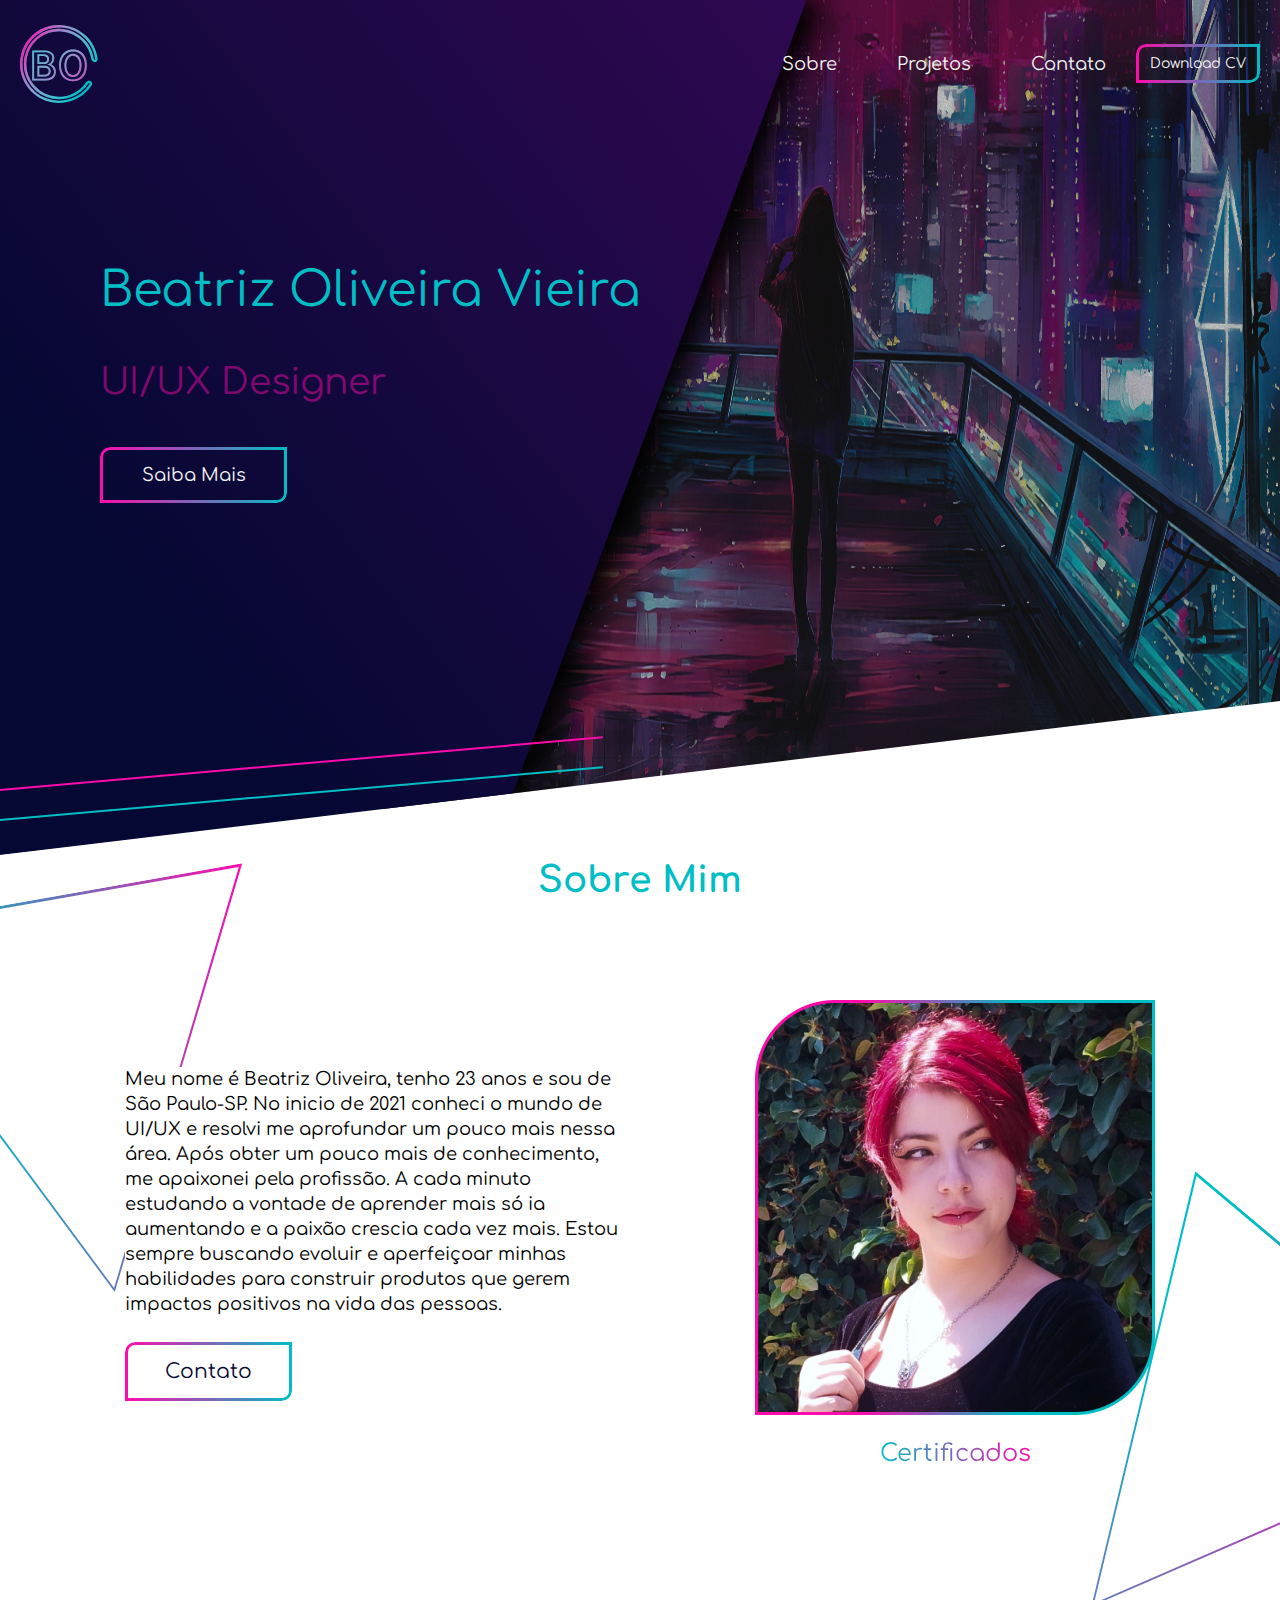
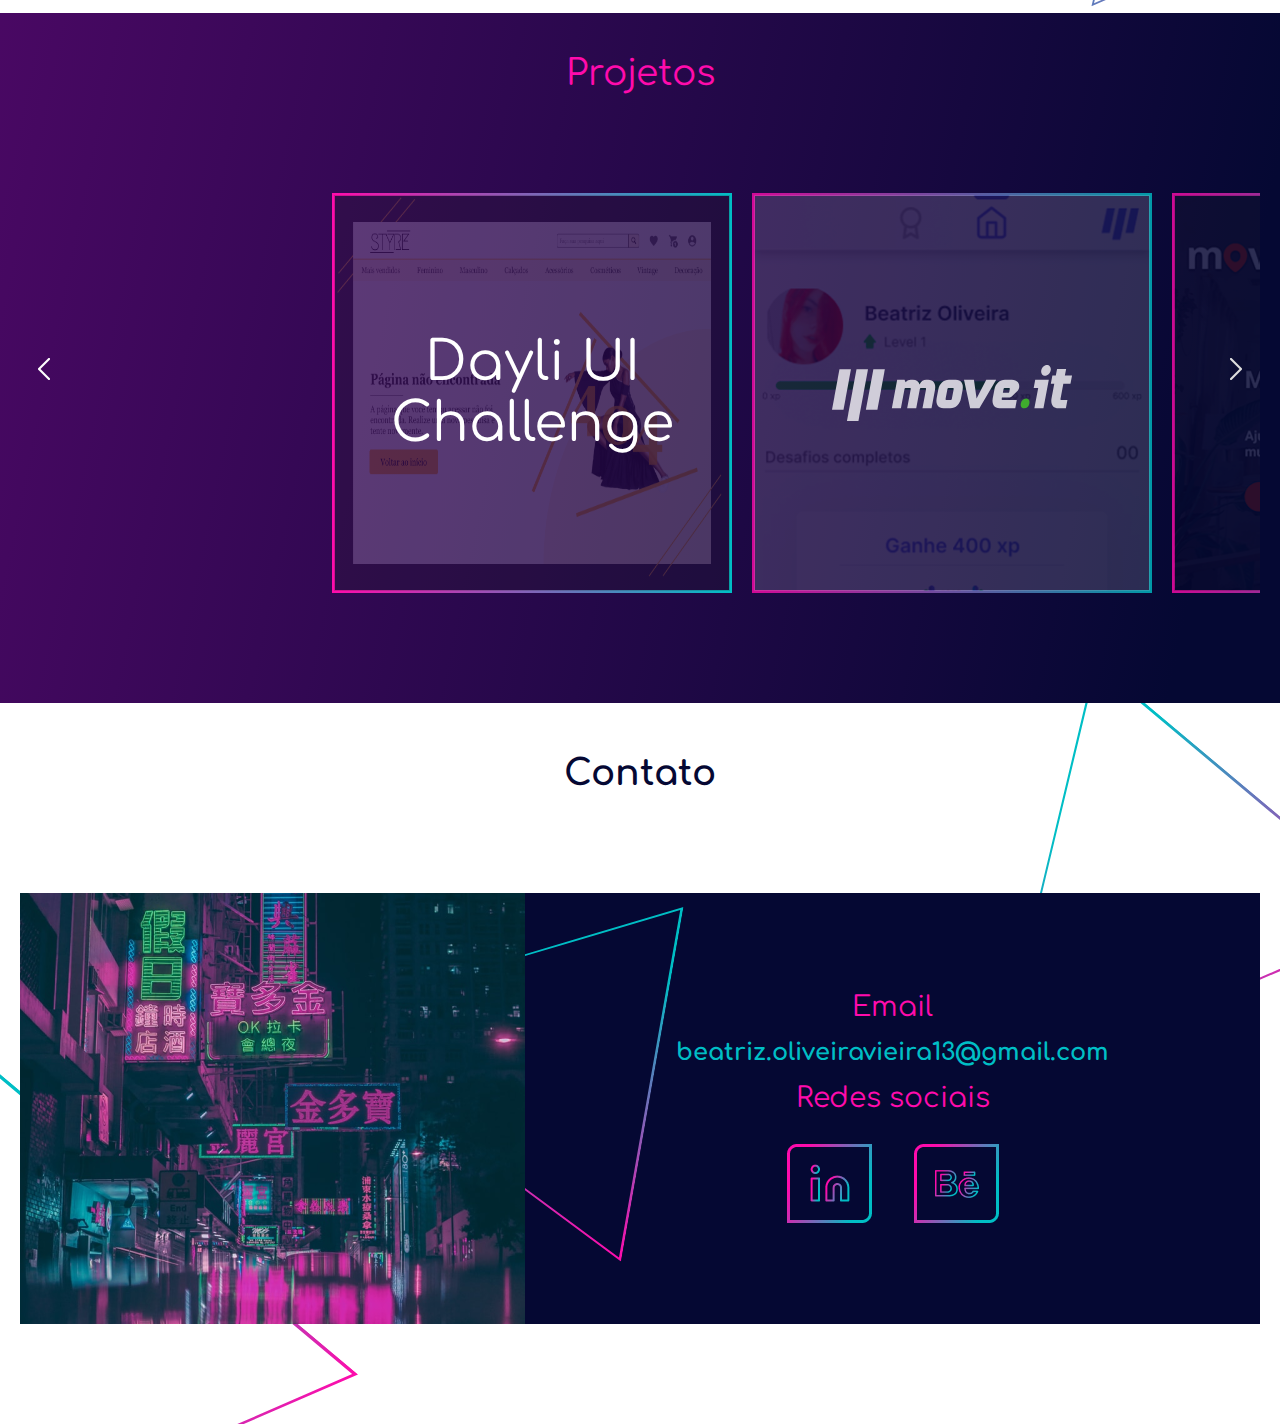
<file: index.html>
<!DOCTYPE html>
<html lang="en">

<head>
  <link rel="preconnect" href="https://fonts.gstatic.com">
  <meta charset="UTF-8">
  <meta http-equiv="X-UA-Compatible" content="IE=edge">
  <link rel="shortcut icon" href="/assets/favicon.ico" type="image/x-icon">
  <meta name="viewport" content="width=device-width, initial-scale=1.0">
  <link href="https://fonts.googleapis.com/css2?family=Comfortaa:wght@400;700&display=swap" rel="stylesheet">
  <link rel="stylesheet" href="style/style.css">
  <title>Beatriz Oliveira</title>
</head>

<body>
  <header class="menu">
    <div class="container">
      <img src="assets/Logo.svg" alt="logo" class="logo">
      <nav class="menu-nav">
        <ul>
          <li><a href="#sobre">Sobre</a></li>
          <li><a href="#projetos">Projetos</a></li>
          <li><a href="#contato">Contato</a></li>
          <li><a href="assets/cv_beatriz.pdf" target="_blank" class="gradient-border">Download CV</a></li>
        </ul>
      </nav>
    </div>
  </header>

  <main class="banner">
    <div class="banner-container">
      <div class="about-me">
        <h1>Beatriz Oliveira Vieira</h1>
        <h2>UI/UX Designer</h2>
        <a href="#sobre">
          <button class="gradient-border">Saiba Mais</button>
        </a>
      </div>
      <span class="banner-poly"></span>

      <svg xmlns="http://www.w3.org/2000/svg" class="lines pink" viewBox="0 0 1600 2">
        <path id="Retângulo_1" data-name="Retângulo 1" class="cls-1" d="M-5-20H1607V23H-5V-20h0Z" />
      </svg>

      <svg xmlns="http://www.w3.org/2000/svg" class="lines blue" viewBox="0 0 1600 2">
        <path id="Retângulo_1" data-name="Retângulo 1" class="cls-1" d="M-5-20H1607V23H-5V-20h0Z" />
      </svg>
    </div>
  </main>

  <section class="sobre" id="sobre">
    <h2>Sobre Mim</h2>
    <div class="container sobre-item">
      <div class="sobre-info">
        <p>
          Meu nome é Beatriz Oliveira, tenho 23 anos e sou de São Paulo-SP. No inicio de 2021 conheci o mundo de UI/UX e resolvi
          me aprofundar um pouco mais nessa área. Após obter um pouco mais de conhecimento, me apaixonei pela profissão. A cada
          minuto estudando a vontade de aprender mais só ia aumentando e a paixão crescia cada vez mais.
          Estou sempre buscando evoluir e aperfeiçoar minhas habilidades para construir produtos que gerem impactos positivos na
          vida das pessoas.
        </p>
        <a href="#contato">

          <button class="gradient-border">Contato</button>
        </a>
      </div>
      <div class="sobre-img">
        <img src="assets/beazaum.png" alt="foto Beatriz Oliveira Vieira">
        <span id="abrir-modal">Certificados</span>
      </div>
    </div>

    <svg xmlns="http://www.w3.org/2000/svg" class="triangulo1" fill="url(#myGradient)" viewBox="0 0 400 400">
      <path id="triangle_by_PhotoshopSupply.co1" data-name="triangle by PhotoshopSupply.co1" class="cls-1"
        d="M4,404L203.992,4,403.989,404H4Zm4-3H400L204,8Z" transform="translate(-4 -4)" />
      <defs>
        <linearGradient id="myGradient">
          <stop offset="0%" stop-color="#FF0BAC" />
          <stop offset="80%" stop-color="#00BEC5" />
        </linearGradient>
      </defs>
    </svg>

    <svg xmlns="http://www.w3.org/2000/svg" class="triangulo2" fill="url(#myGradient)" viewBox="0 0 400 400">
      <path id="triangle_by_PhotoshopSupply.co1" data-name="triangle by PhotoshopSupply.co1" class="cls-1"
        d="M4,404L203.992,4,403.989,404H4Zm4-3H400L204,8Z" transform="translate(-4 -4)" />
      <defs>
        <linearGradient id="myGradient">
          <stop offset="0%" stop-color="#FF0BAC" />
          <stop offset="80%" stop-color="#00BEC5" />
        </linearGradient>
      </defs>
    </svg>


  </section>

  <section class="projetos" id="projetos">
    <h2>Projetos</h2>

    <div class="container wrapper sm" id="scroll">
      <img src="assets/arrow-left.png" class="prev" alt="prev" />
      <img src="assets/arrow-right.png" class="next" alt="next" />
      <div class="slide">
        <div class="projetos-item bg-dayliui gradient-border">
          <img src="assets/projeto-styre.png" alt="">
          <a href="https://www.behance.net/gallery/117380937/Daily-UI" target="_blank">
            <h2 id="daily-ui-text">Dayli UI<br>Challenge</h2>
          </a>
        </div>
        <div class="projetos-item gradient-border">
          <img src="assets/projeto-moveit.png" alt="">
          <a href="https://www.behance.net/gallery/117041527/Moveit" target="_blank">
            <img src="assets/moveit-logo.svg" alt="" class="opac bg-moveit">
          </a>
        </div>
        <div class="projetos-item gradient-border">
          <img src="assets/projeto-move.png" alt="">
          <a href="https://www.behance.net/gallery/117130565/Move" target="_blank">
            <img src="assets/move-logo.png" alt="" class="opac bg-move">
          </a>
        </div>
      </div>
    </div>
  </section>

  <section class="contato" id="contato">
    <h2>Contato</h2>
    <div class="container contato-item">
      <div class="contato-img">
      </div>
      <div class="contato-info">
        <h2>Email</h2>
        <a href="mailto:beatriz.oliveiravieira13@gmail.com">
          <h3>beatriz.oliveiravieira13@gmail.com</h3>
        </a>
        <h2>Redes sociais</h2>
        <div class="contato-icones">
          <a href="https://www.linkedin.com/in/beatriz-oliveira-476b54201/" target="_blank">
            <img src="assets/icon-linkedin.png" alt="icone do linkedin">
          </a>
          <a href="https://www.behance.net/beatrizoliveira1313" target="_blank">
            <img src="assets/behance.png" alt="icone do Behance">
          </a>
        </div>

        <svg xmlns="http://www.w3.org/2000/svg" class="triangulo3" fill="url(#myGradient)" viewBox="0 0 400 400">
          <path id="triangle_by_PhotoshopSupply.co1" data-name="triangle by PhotoshopSupply.co1" class="cls-1"
            d="M4,404L203.992,4,403.989,404H4Zm4-3H400L204,8Z" transform="translate(-4 -4)" />
          <defs>
            <linearGradient id="myGradient">
              <stop offset="0%" stop-color="#FF0BAC" />
              <stop offset="80%" stop-color="#00BEC5" />
            </linearGradient>
          </defs>
        </svg>

      </div>
    </div>

    <svg xmlns="http://www.w3.org/2000/svg" class="triangulo4" fill="url(#myGradient)" viewBox="0 0 400 400">
      <path id="triangle_by_PhotoshopSupply.co1" data-name="triangle by PhotoshopSupply.co1" class="cls-1"
        d="M4,404L203.992,4,403.989,404H4Zm4-3H400L204,8Z" transform="translate(-4 -4)" />
      <defs>
        <linearGradient id="myGradient">
          <stop offset="0%" stop-color="#FF0BAC" />
          <stop offset="80%" stop-color="#00BEC5" />
        </linearGradient>
      </defs>
    </svg>

    <svg xmlns="http://www.w3.org/2000/svg" class="triangulo5" fill="url(#myGradient)" viewBox="0 0 400 400">
      <path id="triangle_by_PhotoshopSupply.co1" data-name="triangle by PhotoshopSupply.co1" class="cls-1"
        d="M4,404L203.992,4,403.989,404H4Zm4-3H400L204,8Z" transform="translate(-4 -4)" />
      <defs>
        <linearGradient id="myGradient">
          <stop offset="0%" stop-color="#FF0BAC" />
          <stop offset="80%" stop-color="#00BEC5" />
        </linearGradient>
      </defs>
    </svg>
  </section>

  <div class="modal-bg">
    <div class="modal gradient-border">
      <button id="fechar-modal">
        <img src="assets/x.svg" alt="">
      </button>
      <h1>Certificados</h1>
      <div class="certificado">

        <div class="certificado-item">
          <h2>User Experience design</h2>
          <a href="./assets/certificado_tera.png" target="_blank">
            <img src="assets/certificado_tera.png" alt="Certificado Projetos ágeis com SCRUM">
          </a>
        </div>

        <div class="certificado-item">
          <h2>Web design completo</h2>
          <a href="assets/certificado origamid_new.png" target="_blank">
            <img src="assets/certificado origamid_new.png" alt="Web design completo">
          </a>
        </div>

        <div class="certificado-item">
          <h2>Figma design de interfaces do zero ao profissional</h2>
          <a href="assets/Certificado_UI-UX.jpg" target="_blank">
            <img src="assets/Certificado_UI-UX.jpg"
              alt="Certificado Figma design de interfaces do zero ao profissional">
          </a>
        </div>
        <div class="certificado-item">
          <h2>Projetos ágeis com SCRUM</h2>
          <a href="./assets/Certificado_scrum.png" target="_blank">
            <img src="assets/Certificado_scrum.png" alt="Certificado Projetos ágeis com SCRUM">
          </a>
        </div>

      </div>
    </div>
  </div>

  <script src="js/script.js"></script>
  <script type="module" src="js/slide.js"></script>
</body>

</html>
</file>
<file: style/style.css>
/* - - - - - - - - RESET - - - - - - - - */

* {
  margin: 0;
  padding: 0;
  box-sizing: border-box;
}

html {
  scroll-behavior: smooth;
}

a {
  text-decoration: none;
}

h2 {
  font-weight: 400;
}

a:visited {
  color: #F3F3F3;
}

body,
button {
  font-family: 'Comfortaa', cursive;
}

.container {
  display: flex;
  max-width: 1240px;
  width: 100%;
  margin: 0 auto;
}

@media (max-width: 1239px) {
  .container {
    max-width: 960px;
  }
}

@media (max-width: 959px) {
  .container {
    max-width: 780px;
  }
}

@media (max-width: 569px) {
  .container {
    max-width: 300px;
  }
}

@media (max-width: 425px) {
  .container {
    max-width: 250px;
  }
}

.gradient-border {
  background: none;
  outline: none;
  border: none;
  position: relative;
}

.gradient-border::before {
  content: "";
  position: absolute;
  top: 0;
  left: 0;
  right: 0;
  bottom: 0;
  border-radius: 10px 0 10px 0;
  padding: 3px;
  background: linear-gradient(90deg, #FF0BAC, #00BEC5);
  -webkit-mask:
    linear-gradient(#fff 0 0) content-box,
    linear-gradient(#fff 0 0);
  -webkit-mask-composite: destination-out;
  mask-composite: exclude;
}



/* - - - - - - - - MENU - - - - - - - - */

.menu {
  width: 100%;
  padding: 25px 0;
  position: absolute;
  top: 0;
  left: 0;
  z-index: 2;
}

header.menu .container {
  align-items: center;
}

.menu-nav {
  width: 100%;
}

.menu-nav ul {
  list-style: none;
  display: flex;
  float: right;
}

.menu-nav ul li a {
  padding: 30px;
  color: #F3F3F3;
  font-size: 1.125em;
  transition: 0.3s ease;
  font-weight: 400;
}

.menu-nav ul li a:hover {
  filter: brightness(0.8);
}

.menu-nav ul li a.gradient-border {
  padding: 12px 14px;
  font-size: 0.875em;
}

.logo {
  display: block;
  width: 78px;
}

@media (max-width: 860px) {
  .menu .container {
    padding: 0 10px;
    max-width: 700px;
  }
}

@media (max-width: 663px) {
  .menu-nav ul li a {
    padding: 20px;
  }
}


@media (max-width: 569px) {
  .menu .container {
    max-width: 90%;
  }

  .menu-nav ul {
    justify-content: space-evenly;
  }

  .menu-nav ul li a {
    padding: 15px;
    color: #F3F3F3;
    font-size: 0.875em;
  }

  @media (max-width: 566px) {
    .menu-nav ul li a.gradient-border {
      display: none;
    }
  }

  @media only screen and (max-width: 425px) {

    .menu-nav ul li a {
      font-size: 14px;
    }


    .logo {
      width: 64px;
    }
  }


  @media only screen and (max-width: 400px) {
    .logo {
      width: 54px;
    }

    .menu .container {
      padding: 0;
    }

    .menu-nav ul li a {
      padding: 15px;
    }

    .menu-nav ul {
      justify-content: space-between;
    }
  }


  @media only screen and (max-width: 375px) {
    .menu-nav ul li a {
      padding: 10px;
    }
  }




  @media only screen and (max-width: 363px) {
    header .container ul li a {
      font-size: 14px;
    }

    .menu .container {
      max-width: 335px;
    }
  }

  @media only screen and (max-width: 320px) {
    .logo {
      width: 34px;
    }
  }
}

/* - - - - - - - - BANNER - - - - - - - - */

.banner {
  height: 95vh;
  background: url('/assets/main-bg.jpg') no-repeat;
  background-size: 70% 100vh;
  background-position: right;
  padding: 264px 0 0 100px;
  clip-path: polygon(0% 0, 100% 0%, 100% 82%, 0 100%);
  position: relative;
}

.banner-container {
  max-width: 1350px;
  margin: 0 auto;
}

.banner h1 {
  font-size: 3em;
  color: #00BEC5;
  font-weight: 400;
}

.banner h2 {
  font-size: 2.25em;
  color: rgba(255, 11, 172, 0.49);
  margin: 45px 0;
  font-weight: 400;
}

.banner .gradient-border {
  cursor: pointer;
  color: #F3F3F3;
  font-size: 1.125em;
  width: 187px;
  height: 56px;
  padding: 18px 40px;
}

.banner-poly {
  position: absolute;
  z-index: -1;
  top: 0;
  left: 0;
  width: 100%;
  height: 100%;
  filter: drop-shadow(20px -4px 15px #000);
}

.banner-poly::before {
  content: '';
  position: absolute;
  z-index: -1;
  top: 0;
  right: 0;
  bottom: 0;
  left: 0;
  background: linear-gradient(231.86deg, #54086B -27.64%, #050833 82.89%), #050833;
  clip-path: polygon(0% 0, 63vw 0%, 40% 93%, 0 100%);
}

.lines {
  position: absolute;
  left: -10px;
  width: 48%;
  height: 2px;
  transform: rotate(-5deg);
}

.pink {
  fill: #FF0BAC;
  bottom: 90px;
}

.blue {
  fill: #00BEC5;
  bottom: 60px;
}

@media (max-width: 1239px) {
  .banner-poly::before {
    content: '';
    clip-path: polygon(0% 0, 85vw 0%, 50% 93%, 0 100%);
  }

  .lines {
    width: 58%;
    transform: rotate(-7deg);
  }

  .pink {
    fill: #FF0BAC;
    bottom: 90px;
  }

  .blue {
    fill: #00BEC5;
    bottom: 60px;
  }
}




@media only screen and (max-width: 1024px) {
  .banner-poly::before {
    content: '';
    position: absolute;
    z-index: -1;
    top: 0;
    right: 0;
    bottom: 0;
    left: 0;
    background: linear-gradient(231.86deg, #54086B -27.64%, #050833 82.89%), #050833;
    clip-path: polygon(0% 0, 65vw 0%, 40% 93%, 0 100%);
  }

  .banner {
    background-size: cover;
    background-position: left;
  }

  .about-me {
    margin-left: -70px;
  }

  .about-me h1 {
    font-size: 2.7em;
    font-weight: 400;
  }

  .container {
    max-width: 950px;
    width: 100%;
    align-items: center;
    justify-content: center;
  }


  .container ul li a {
    font-size: 1em;
  }

}

@media (max-width: 920px) {
  .banner-poly::before {
    content: '';
    clip-path: polygon(0% 0, 85vw 0%, 50% 93%, 0 100%);
  }

  .lines {
    width: 58%;
    transform: rotate(-9deg);
  }

  .pink {
    fill: #FF0BAC;
    bottom: 80px;
  }

  .blue {
    fill: #00BEC5;
    bottom: 60px;
  }
}

@media (max-width: 858px) {
  .about-me {
    max-width: 1000px;
    margin: 0 auto;
  }
}

@media (max-width: 779px) {
  .banner {
    padding: 264px 0 0 38px;
  }

  .banner-poly::before {
    content: '';
    clip-path: polygon(0% 0, 86vw 0%, 50% 93%, 0 100%);
  }

  .lines {
    width: 58%;
    transform: rotate(-10deg);
  }

  .pink {
    fill: #FF0BAC;
    bottom: 80px;
  }

  .blue {
    fill: #00BEC5;
    bottom: 60px;
  }

  .banner h1 {
    font-size: 2.75em;
    color: #00BEC5;

  }

  .banner h2 {
    font-size: 2em;
    color: rgba(255, 11, 172, 0.49);
    margin: 45px 0;
  }

  .banner .gradient-border {
    color: #F3F3F3;
    font-size: 0.875em;
    width: 140px;
    height: 40px;
    padding: 0px 28px;
  }
}

@media only screen and (max-width: 768px) {
  .container {
    max-width: 650px;
    width: 90%;
  }

  .banner {
    height: 85vh
  }

  .banner-container {
    max-width: 550px;
  }

  .about-me h1 {
    font-size: 42px;
    font-weight: 400;
  }

  .about-me h2 {
    font-size: 32px;
    font-weight: 400;
  }


  .banner-poly::before {
    content: '';
    clip-path: polygon(0% 0, 81vw 0%, 50% 90%, 0 100%);
  }

}

@media (max-width: 627px) {


  .about-me h1 {
    font-size: 42px;
    font-weight: 400;
  }

  .about-me h2 {
    font-size: 32px;
    font-weight: 400;
  }
}

@media (max-width: 569px) {
  .banner {
    padding: 264px 0 0 38px;
  }

  .banner-poly::before {
    content: '';
    clip-path: polygon(0% 0, 86vw 0%, 50% 93%, 0 100%);
  }

  .lines {
    width: 58%;
    transform: rotate(-15deg);
  }

  .pink {
    fill: #FF0BAC;
    bottom: 80px;
  }

  .blue {
    fill: #00BEC5;
    bottom: 60px;
  }

  .banner h1 {
    font-size: 1.5em;
    color: #00BEC5;

  }

  .banner h2 {
    font-size: 1.125em;
    color: rgba(255, 11, 172, 0.49);
    margin: 45px 0;
  }
}

@media only screen and (max-width: 425px) {

  .banner {
    height: 65vh;
  }

  .banner h1 {
    font-size: 20px;
  }

  .about-me {
    transform: translateY(-100px);
  }

  .banner-poly::before {
    clip-path: polygon(0% 0, 86vw 0%, 43% 93%, 0 100%)
  }
}


@media only screen and (max-width: 375px) {
  .banner-container {
    margin-left: -25px;
  }

  .about-me {
    transform: translateY(-100px);
  }


  .banner-poly::before {
    content: '';
    clip-path: polygon(0% 0, 100vw 0%, 45% 93%, 0 100%);
  }

  .banner {
    height: 65vh;
  }

  .blue {
    fill: #00BEC5;
    bottom: 50px;
  }

  .pink {
    bottom: 60px;
  }
}

@media only screen and (max-width: 360px) {
  .blue {
    bottom: 30px;
  }

  .pink {
    bottom: 40px;
  }
}

@media only screen and (max-width: 320px) {
  .banner {
    height: 450px;
  }
}



@media only screen and (max-width: 320px) {
  .logo {
    width: 50px;
  }

  .banner-container {
    max-width: 200px;
  }
}

/* - - - - - - - - SOBRE - - - - - - - - */

.sobre {
  padding: 0;
  position: relative;
  overflow: hidden;
}

.sobre h2 {
  font-size: 2.25em;
  text-align: center;
  margin-bottom: 100px;
  font-weight: 700;
  color: #00BEC5;
  margin-top: 5px;
}

.sobre-item {
  width: max-content;
  align-items: center;
  margin-bottom: 146px;
}

.sobre div+div {
  margin-left: 125px;
}

.sobre-info {
  max-width: 505px;
  flex: 1;
  font-size: 1.125em;
  line-height: 25px;
}

.sobre-info p {
  background: #fff;
}

.sobre-info .gradient-border {
  cursor: pointer;
  margin-top: 25px;
  color: #050833;
  padding: 18px 40px;
  font-size: 1.125em;
}

.sobre-img {
  display: flex;
  flex-direction: column;
  align-items: center;
  max-width: 400px;
}

.sobre-img img {
  display: block;
  max-width: 100%;
}

.sobre-img span {
  cursor: pointer;
  margin-top: 25px;
  font-size: 1.5em;
  background: -webkit-linear-gradient(0deg, rgba(0, 190, 197, 1), rgba(255, 11, 172, 1));
  -webkit-background-clip: text;
  -webkit-text-fill-color: transparent;
}

.triangulo1 {
  position: absolute;
  width: 400px;
  height: 400px;
  left: -120px;
  top: 40px;
  transform: rotate(170deg);
  z-index: -2;
}

.triangulo2 {
  position: absolute;
  width: 400px;
  height: 400px;
  right: -140px;
  bottom: -40px;
  transform: rotate(220deg);
  z-index: -2;
}

.modal-bg {
  display: flex;
  justify-content: center;
  align-items: center;
  text-align: center;
  position: fixed;
  left: 0;
  top: 0;
  z-index: 99999;
  width: 100vw;
  height: 100vh;
  background: rgba(0, 0, 0, 0.5);
  visibility: hidden;
  opacity: 0;
  transition: opacity 0.5s;
}

.modal-active {
  visibility: visible;
  opacity: 1;
}

.modal-bg button {
  position: absolute;
  top: 20px;
  right: 20px;
  border: none;
  background: none;
  outline: none;
  padding: 0;
  color: rgba(243, 243, 243, 0.8);
  font-size: 1.250em;
  cursor: pointer;
}

.modal-bg h1 {
  color: #FF0BAC;
  margin: 40px 0 50px 0;
}

.modal-bg h2 {
  color: #00BEC5;
  margin-bottom: 15px;
}

.modal {
  width: 50%;
  height: 70%;
  background: #050833;
  border-radius: 12px;
  box-shadow: 0px 4px 8px rgba(0, 0, 0, 0.5);
}

.modal.gradient-border::before {
  border-radius: 10px;

}

.certificado {
  padding: 0 10px;
  margin: 0 auto;
  position: relative;
  width: 80%;
  height: 70%;
  flex-direction: column;
  overflow-y: auto !important;
  scroll-snap-type: mandatory;
  -webkit-overflow-scrolling: touch;
}

.certificado::-webkit-scrollbar {
  display: block;
  width: 5px;
}

.certificado::-webkit-scrollbar-track {
  background: #3A3939;
  border-right: none;
  border-left: none;
}

.certificado::-webkit-scrollbar-thumb {
  display: block;
  height: 50px;
  background: -webkit-linear-gradient(90deg, rgba(0, 190, 197, 1), rgba(255, 11, 172, 1));
  ;
  border-radius: 10px;
}

.certificado-item {
  scroll-snap-align: start;
}

.certificado-item img {
  width: 70%;
  margin-bottom: 60px;
}

@media only screen and (max-width:1024px) {
  .modal {
    width: 70%;
    height: 70%;
    background: #050833;
    border-radius: 12px;
    box-shadow: 0px 4px 8px rgba(0, 0, 0, 0.5);
  }

  .certificado-item img {
    width: 80%;
    margin-bottom: 60px;
  }

  .sobre-item {
    align-items: flex-start;
  }
}


@media only screen and (max-width: 768px) {

  .sobre h2 {
    padding-top: 20px;

  }


  .triangulo1 {
    left: 620px;
    top: 0px;
    transform: rotate(150deg);

    /* z-index: 9999; */
  }
}


@media (max-width: 959px) {
  .sobre div+div {
    margin-left: 60px;
  }

  .sobre-item {
    align-items: flex-start;
    margin-bottom: 146px;
  }

  .modal-bg h1 {
    font-size: 1.75em;
    margin-bottom: 40px;
  }

  .modal-bg h2 {
    font-size: 0.875em;
    margin-bottom: 10px;
  }

  .certificado-item img {
    margin-bottom: 40px;
  }


}

@media (max-width: 779px) {
  .sobre-info {
    max-width: 330px;
  }

  .sobre-info p {
    font-size: 14px;
  }

  .sobre-img {
    max-width: 330px;
  }

  .sobre div+div {
    margin-left: 30px;
  }

  .triangulo2 {
    transform: rotate(345deg);
    bottom: 200px;
    left: 360px;
  }
}

@media (max-width: 679px) {
  .container.sobre-item {}

  .sobre-info {
    max-width: 188px;
    font-size: 0.75em;
    line-height: 16px;
  }

  .sobre-img {
    max-width: 138px;
  }

  .sobre-img span {
    margin-top: 10px;
    font-size: 0.875em;
  }

  .sobre div+div {
    margin-left: 20px;
  }

  .triangulo1 {
    position: absolute;
    width: 200px;
    height: 200px;
    left: -100px;
    top: 80px;
    transform: rotate(170deg);
    z-index: -2;
  }

  .triangulo2 {
    position: absolute;
    width: 200px;
    height: 200px;
    right: -30px;
    bottom: 140px;
    transform: rotate(190deg);
    z-index: -2;
  }

  .modal-bg h1 {
    font-size: 1.125em;
    margin-bottom: 25px;
  }

  .modal-bg h2 {
    font-size: 0.5em;
    margin-bottom: 6px;
  }

  .modal {
    width: 70%;
    height: 50%;
    background: #050833;
    border-radius: 12px;
    box-shadow: 0px 4px 8px rgba(0, 0, 0, 0.5);
  }

  .certificado-item img {
    margin-bottom: 34px;
  }
}


@media only screen and (max-width: 430px) {
  .modal {
    width: 80%;
  }
}

@media only screen and (max-width:425px) {
  .sobre {
    height: 85vh;
  }
}

@media only screen and (max-width:414px) {
  .sobre {
    height: 750px;
  }
}

@media only screen and (max-width: 375px) {
  .triangulo2 {
    width: 40%;
    right: -50px;
    bottom: 60px;
  }

  .sobre {
    height: 600.62px;
  }

  .sobre-info p {
    font-size: 12px;
  }


  .sobre h2 {
    font-size: 20px;
  }

  .sobre-info p {
    display: block;
    max-width: 188px;
  }

  .sobre-item {
    width: 100%;
    display: flex;
    justify-content: center;
  }

  .sobre-info {
    display: flex;
    flex-direction: column;
    align-items: start;
  }


  .modal {
    width: 90%;
    height: 40%;
  }


}


@media only screen and (max-width: 320px) {
  .sobre-img {
    margin-right: 0px;
  }

  .sobre-item {
    /* max-width: 200px;
    margin-left: 10px; */

    flex-direction: column-reverse;
    align-items: center;
    justify-content: center;
  }

  .sobre-info {
    text-align: center;
  }

  .sobre-img img {
    margin: 0;
  }

  .sobre-img span {
    margin-bottom: 20px;
  }

  .sobre {
    height: 830.62px;
  }

  .sobre-info p {
    margin-left: 0;
  }

  .sobre-info a {
    transform: translateX(25px);
  }
}



/* - - - - - - - - PROJETOS - - - - - - - - */

.projetos {
  background: linear-gradient(101.67deg, #54086B -14.64%, #050833 92.12%), #050833;
  padding: 40px 0px 100px 0px;
  height: max-content;
  position: relative;

}

.projetos>h2 {
  font-size: 2.25em;
  text-align: center;
  margin-bottom: 100px;
  color: #FF0BAC;
}

.projetos .container {
  /* overflow-x: auto; */
  padding-bottom: 10px;
  scroll-snap-type: mandatory;
  scroll-behavior: smooth;
  -webkit-overflow-scrolling: touch;
}

.projetos-item {
  position: relative;
  display: flex;
  flex: 1;
  width: 400px;
  height: 400px;
  background: none;
  justify-content: center;
  scroll-snap-align: start;

}

.projetos-item+.projetos-item {
  margin-left: 20px;
}

.projetos-item.gradient-border::before {
  border-radius: 0px;
}

.projetos-item img {
  width: 396px;
  height: 396px;
  opacity: 0.2;
  align-self: center;
  display: block;
}

.projetos-item .opac {
  opacity: 1;
}

.projetos-item .bg-moveit {
  width: 240px;
}

.projetos-item .bg-move {
  opacity: 1;
  width: 195px;
  height: 100%;
}

.projetos-item a {
  font-weight: bold;
  text-align: center;
  font-size: 2.25em;
  position: absolute;
  align-self: center;
}

#daily-ui-text {
  color: #FFF;
}


@media (max-width: 1240px) {
  .projetos-item {
    margin: 0 18px;
    width: 370px;
    height: 400px;
    flex: 1;
  }

  .projetos-item img {
    width: 364px;
    height: 394px;
    opacity: 0.2;
    align-self: center;
  }

}

@media (max-width: 700px) {
  .projetos-item {
    margin: 0 18px;
    width: 218px;
    height: 218px;
    flex: 1;
  }

  .projetos-item img {
    width: 212px;
    height: 212px;
    opacity: 0.2;
    align-self: center;
  }

  .projetos-item .bg-moveit {
    width: 180px;
  }

  .projetos-item .bg-move {
    opacity: 1;
    width: 135px;
    height: 100%;
  }

  .projetos-item a {
    text-align: center;
    font-size: 1.5em;
    position: absolute;
    align-self: center;
  }

  @media only screen and (max-width: 375px) {
    .projetos h2 {
      font-size: 18px;
      font-weight: 700;
    }
  }
}


/* - - - - - - - - Contatos - - - - - - - - */
.contato {
  padding: 40px 0px 100px 0px;
  overflow: hidden;
  position: relative;
}

.contato>h2 {
  font-size: 2.25em;
  text-align: center;
  margin-bottom: 100px;
  margin-top: 10px;
  color: #050833;

  font-weight: 700;
}



.contato-item {
  background: #050833;
}

.contato-img {
  background-image: url('/assets/contato-image.png');
  background-size: cover;
  background-position: center;
  width: 505px;
  height: 431px;
  z-index: 2;
}

.contato-info {
  flex: 1;
  text-align: center;
  position: relative;
  overflow: hidden;

  display: flex;
  flex-direction: column;
  align-items: center;
  justify-content: center;
}

.contato-info h2 {
  color: #FF0BAC;
  font-size: 1.75em;
}

.contato-info h3 {
  color: #00BEC5;
  font-size: 1.5em;
  margin: 16px 0;
}

.contato-info .contato-icones {
  margin-top: 30px;
  display: flex;
  align-items: center;
  justify-content: center;
}

.contato-info .contato-icones a+a {
  margin-left: 42px;
}

.triangulo3 {
  position: absolute;
  width: 360px;
  height: 360px;
  left: -230px;
  top: -20px;
  transform: rotate(-80deg);
}

.triangulo4 {
  position: absolute;
  width: 480px;
  height: 480px;
  left: -220px;
  bottom: -220px;
  transform: rotate(-140deg);
  z-index: -4;
}

.triangulo5 {
  position: absolute;
  width: 400px;
  height: 400px;
  top: 40px;
  right: -40px;
  transform: rotate(220deg);
  z-index: -4;
}





@media (max-width: 1239px) {
  .contato-img {
    width: 282px;
    height: 240px;
  }

  .contato-info {
    flex: 1;
    text-align: center;
    padding: 46px 10px 0 10px;
  }

  .contato-info h2 {
    font-size: 1.125em;
  }

  .contato-info h3 {
    font-size: 0.875em;
    margin: 16px 0;
  }

  .contato-icones img {
    width: 47px;
  }

  .contato-info .contato-icones {
    margin-top: 16px;
  }

  .contato-info .contato-icones a+a {
    margin-left: 30px;
  }

}

@media only screen and (max-width: 1024px) {
  .triangulo3 {
    width: 36%;
    transform: rotate(285deg);
    left: -100px;
    top: -100px;
  }

  .contato-info {
    padding-bottom: 40px;
  }

  .container {
    max-width: 840px;
  }

  .banner-container {
    max-width: 840px;
  }
}

@media only screen and (max-width: 768px) {
  .triangulo3 {
    width: 45%;
    left: -120px;
  }

  .contato .container {
    max-width: 85%;
  }

  .contato-info .contato-icones a+a {
    margin-left: 23px;
  }
}

@media (max-width: 700px) {
  .contato {
    padding: 40px 0px 68px 0px;
  }

  .contato>h2 {
    margin-bottom: 38px;
  }

  .contato-img {
    width: 140px;
    height: 118px;
  }

  .contato-info {
    flex: 1;
    text-align: center;
    padding: 16px 8px 0 8px;
  }

  .contato-info h2 {
    font-size: 0.75em;
  }

  .contato-info h3 {
    font-size: 0.625em;
    margin: 10px 0;
  }

  .contato-icones img {
    width: 24px;
  }

  .contato-info .contato-icones {
    margin-top: 10px;
    padding-bottom: 10px;
  }

  .contato-info .contato-icones a+a {
    margin-left: 20px;
  }

  .triangulo3 {
    position: absolute;
    width: 160px;
    height: 160px;
    left: -130px;
    top: -20px;
    transform: rotate(-80deg);
  }

  .triangulo4 {
    position: absolute;
    width: 180px;
    height: 180px;
    left: -48px;
    bottom: -60px;
    transform: rotate(-158deg);
    z-index: -4;
  }

  .triangulo5 {
    position: absolute;
    width: 180px;
    height: 180px;
    top: 10px;
    right: -40px;
    transform: rotate(130deg);
    z-index: -4;
  }

  @media only screen and (max-width: 375px) {
    .triangulo2 {
      left: 250px;
    }

    .contato h2 {
      font-size: 18px;
    }

    .contato .container {
      min-width: 90%;
    }

    .contato-info h2 {
      font-size: 14px;
    }

    .contato-info h3 {
      font-size: 10px;
    }
  }


  @media only screen and (max-width: 320px) {

    .contato .container {
      min-width: 95%;
    }

    .contato-img {
      max-width: 120px;
    }

    .contato-info h3 {
      font-size: 10px;
    }
  }

}

.wrapper {
  display: flex;
  flex-direction: column;
  align-items: center;
  overflow: hidden;
}

.prev,
.next {
  display: none;
  position: absolute;
  cursor: pointer;
}



.slide {
  display: flex;
  justify-content: flex-start;
}

.slide:hover {
  will-change: transform;
}

.prev {
  left: 3%;
  top: 50%;
}

.next {
  right: 3%;
  top: 50%;
}

.slide>div {
  display: flex;
  flex-direction: column;
  align-items: center;
  justify-content: center;
  max-width: 400px;
}

.slide div {
  flex-shrink: 0;
  opacity: .8;
  transition: .4s;
}


.slide div.active {
  opacity: 1;
  transform: scale(1);
}



@media only screen and (max-width: 1440px) {
  .slide {
    display: flex;
    max-width: 100vw;
  }

  .prev,
  .next {
    display: block;
  }

}

/* 
@media only screen and (max-width: 1440px) {
  .wide {
    display: none
  }

  .sm {
    display: block;
  }
} */
</file>
